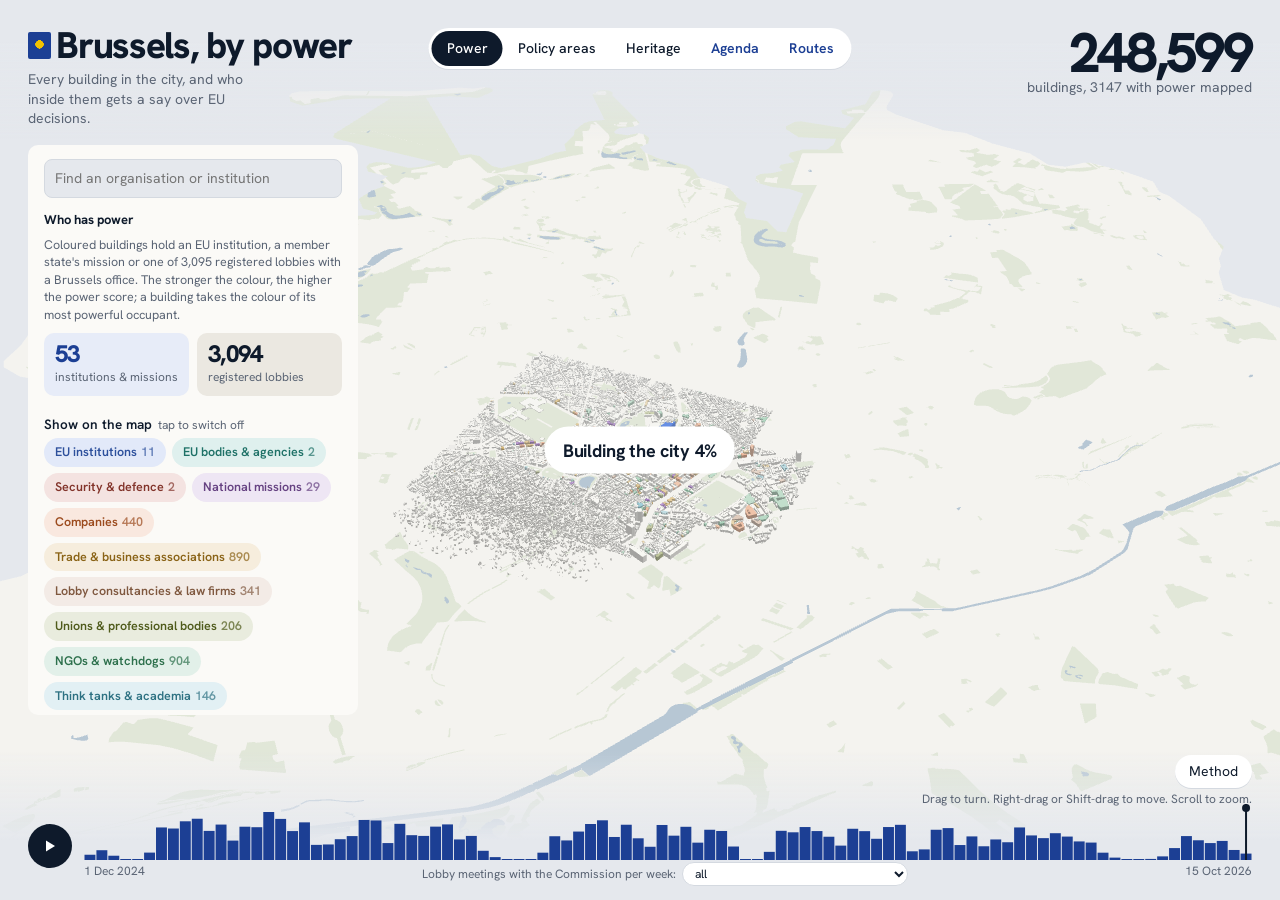
<file: bxl/web/index.html>
<!doctype html>
<html lang="en">
<head>
<meta charset="utf-8">
<meta name="viewport" content="width=device-width, initial-scale=1, viewport-fit=cover">
<title>Brussels, by power</title>
<meta name="description" content="Every building in Brussels, and the institutions, member states and lobbies inside them, scored by how much say they have over EU decisions.">
<link rel="preconnect" href="https://fonts.googleapis.com">
<link rel="preconnect" href="https://fonts.gstatic.com" crossorigin>
<link href="https://fonts.googleapis.com/css2?family=Hanken+Grotesk:wght@400;500;600;700;800&display=swap" rel="stylesheet">
<link rel="stylesheet" href="styles.css">
</head>
<body>
<canvas id="scene" aria-label="3D model of Brussels' buildings"></canvas>
<div class="veil veil-top" aria-hidden="true"></div>
<div class="veil veil-bottom" aria-hidden="true"></div>

<header class="masthead">
  <h1><span class="mark" aria-hidden="true"></span>Brussels, by power</h1>
  <p class="dek">Every building in the city, and who inside them gets a say over EU decisions.</p>
</header>

<nav class="modes" aria-label="Colour the city by">
  <button data-mode="0" aria-pressed="true">Power</button>
  <button data-mode="1" aria-pressed="false">Policy areas</button>
  <button data-mode="3" aria-pressed="false">Heritage</button>
  <a class="modes-link" href="agenda.html">Agenda</a>
  <button class="routes-open" aria-haspopup="dialog">Routes</button>
</nav>

<div class="corner">
  <button class="about-open" aria-haspopup="dialog">Method</button>
</div>

<div class="tally" aria-live="polite">
  <span id="tally-big" class="tally-big">&nbsp;</span>
  <span id="tally-small" class="tally-small">&nbsp;</span>
</div>

<aside id="panel" class="panel">
  <button class="sheet-handle" aria-expanded="true" aria-controls="panel-body">Hide legend</button>
  <div id="panel-body"></div>
</aside>

<div id="card" class="card" hidden></div>
<section id="route" class="route" hidden aria-live="polite"></section>
<section id="week" class="week" hidden aria-live="polite"></section>

<dialog id="about" class="sheet" aria-labelledby="about-title">
  <button class="sheet-close" aria-label="Close">×</button>
  <article id="about-body"></article>
</dialog>
<dialog id="routes" class="sheet" aria-labelledby="routes-title">
  <button class="sheet-close" aria-label="Close">×</button>
  <article id="routes-body"></article>
</dialog>

<p class="howto">Drag to turn. Right-drag or Shift-drag to move. Scroll to zoom.</p>

<footer class="timeline">
  <button id="play" class="play" aria-label="Play the Commission's term, week by week">
    <svg viewBox="0 0 16 16" aria-hidden="true"><path id="play-icon" d="M4 2.5v11l9-5.5z"/></svg>
  </button>
  <div class="hist-wrap">
    <canvas id="hist" aria-label="Lobby meetings per week; drag to set the date"></canvas>
    <div class="hist-axis"><span id="axis-from"></span><label class="tl-label">Lobby meetings with the Commission per week:
      <select id="tl-filter" aria-label="Filter meetings"></select></label><span id="axis-to"></span></div>
  </div>
</footer>

<div id="loading" class="loading">Building the city <span id="progress">0</span>%</div>
<script type="module" src="app.js"></script>
</body>
</html>
</file>
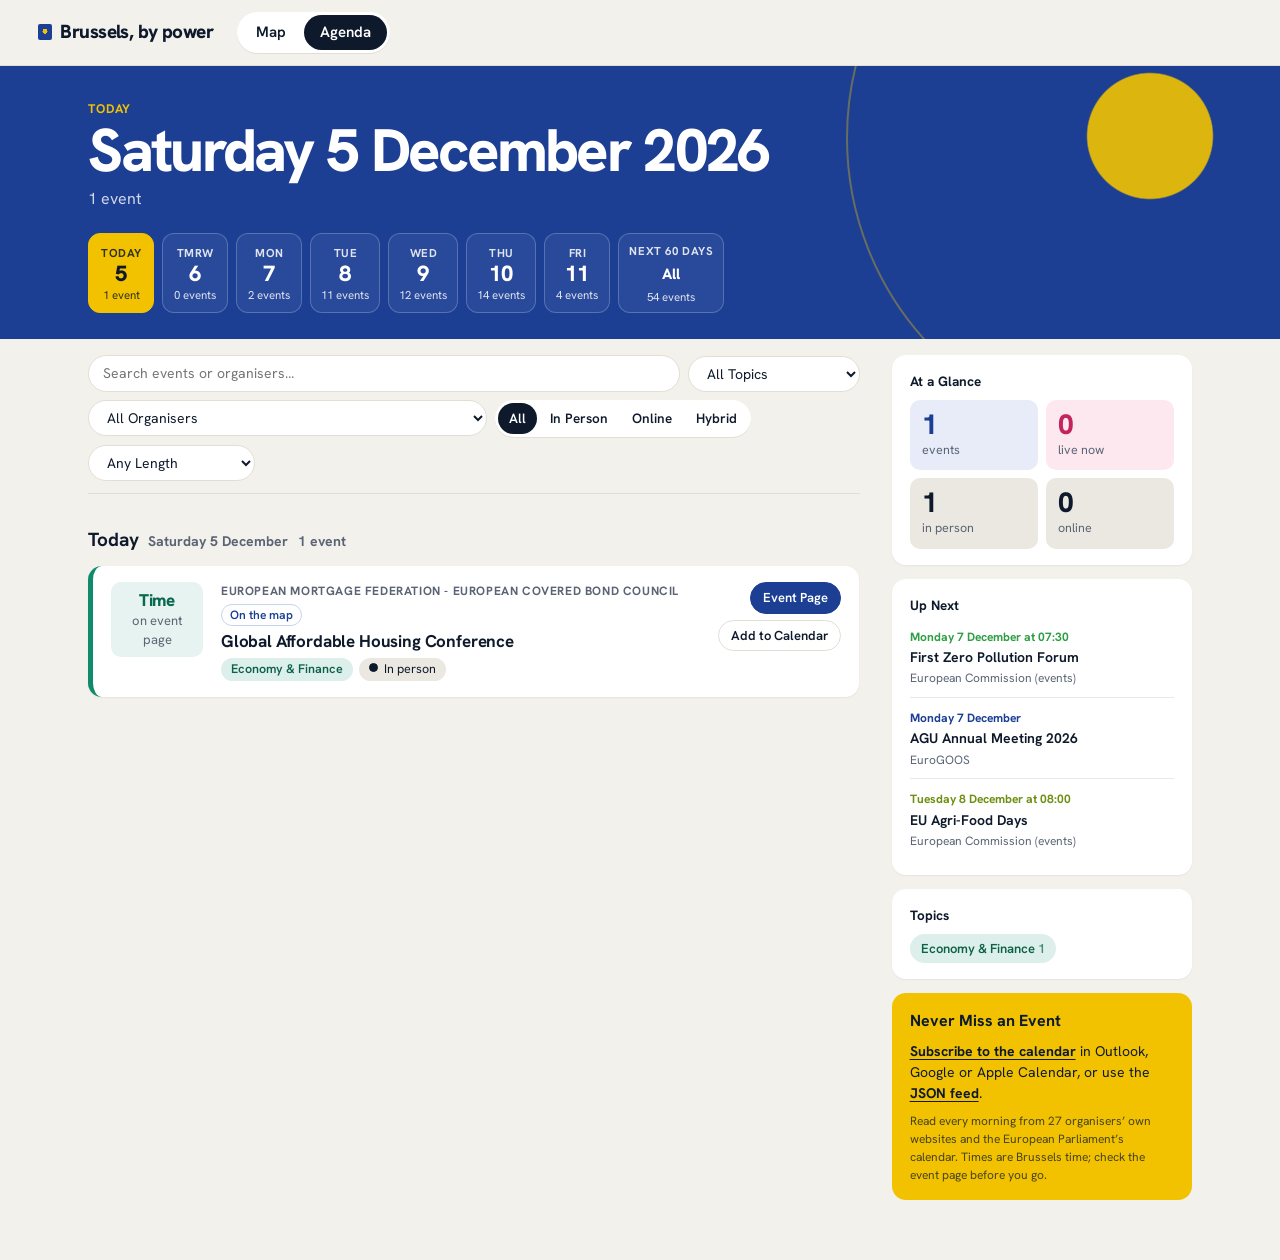
<file: bxl/web/agenda.html>
<!doctype html>
<html lang="en">
<head>
<meta charset="utf-8">
<meta name="viewport" content="width=device-width, initial-scale=1, viewport-fit=cover">
<title>Agenda – Brussels, by power</title>
<meta name="description" content="Today's EU policy events in Brussels, from think tanks, associations and the institutions, linked to who holds power in the city.">
<meta name="theme-color" content="#f4f5f7">
<link rel="preconnect" href="https://fonts.googleapis.com">
<link rel="preconnect" href="https://fonts.gstatic.com" crossorigin>
<link href="https://fonts.googleapis.com/css2?family=Hanken+Grotesk:wght@400;500;600;700;800&display=swap" rel="stylesheet">
<link rel="stylesheet" href="agenda.css">
</head>
<body>
<a class="skip" href="#events">Skip to events</a>
<header class="top">
  <a class="brand" href="./" translate="no"><span class="mark" aria-hidden="true"></span>Brussels, by power</a>
  <nav class="tabs" aria-label="Sections">
    <a href="./">Map</a>
    <a href="agenda.html" aria-current="page">Agenda</a>
  </nav>
</header>

<section class="hero" aria-live="polite">
  <div class="hero-in">
    <p class="eyebrow" id="eyebrow">Agenda</p>
    <h1 id="title">Loading the agenda…</h1>
    <p class="count" id="count"></p>
    <nav class="strip" id="strip" aria-label="Pick a day"></nav>
  </div>
</section>
<main class="wrap">
  <div class="layout">
    <div class="main">
      <form class="filters" id="filters" role="search" onsubmit="return false">
        <div class="seg" role="group" aria-label="When">
          <button type="button" data-k="day" data-v="today">Today</button>
          <button type="button" data-k="day" data-v="tomorrow">Tomorrow</button>
          <button type="button" data-k="day" data-v="week">This Week</button>
          <button type="button" data-k="day" data-v="all">All Upcoming</button>
        </div>
        <div class="row">
          <label class="search"><span class="sr">Search events</span>
            <input id="q" name="q" type="search" placeholder="Search events or organisers…" autocomplete="off" spellcheck="false">
          </label>
          <label><span class="sr">Topic</span><select id="topic" name="topic"><option value="all">All Topics</option></select></label>
          <label><span class="sr">Type of organiser</span><select id="group" name="group"><option value="all">All Organisers</option></select></label>
          <div class="seg small" role="group" aria-label="Format">
            <button type="button" data-k="format" data-v="all">All</button>
            <button type="button" data-k="format" data-v="In person">In Person</button>
            <button type="button" data-k="format" data-v="Online">Online</button>
            <button type="button" data-k="format" data-v="Hybrid">Hybrid</button>
          </div>
          <label><span class="sr">Length</span><select id="dur" name="dur">
            <option value="all">Any Length</option><option value="short">Up to 2 Hours</option><option value="long">Half Day or Longer</option>
          </select></label>
        </div>
      </form>

      <ol class="days" id="events" tabindex="-1"></ol>
    </div>

    <aside class="side" aria-label="Overview">
      <section class="box glance">
        <h2>At a Glance</h2>
        <div class="stats" id="stats"></div>
      </section>
      <section class="box">
        <h2>Up Next</h2>
        <ol class="next" id="next"></ol>
      </section>
      <section class="box">
        <h2>Topics</h2>
        <div class="tchips" id="topics"></div>
      </section>
      <section class="box sub">
        <h2>Never Miss an Event</h2>
        <p><a href="data/events.ics">Subscribe to the calendar</a> in Outlook, Google or Apple Calendar, or use the <a href="data/events.json">JSON feed</a>.</p>
        <p class="fine" id="sources">Read every morning from the organisers’ own websites and the European Parliament’s calendar. Times are Brussels time; check the event page before you go.</p>
      </section>
    </aside>
  </div>
</main>
<script type="module" src="agenda.js"></script>
</body>
</html>
</file>
<file: bxl/web/styles.css>
/* Brussels, by power: a white model of the city under a pale overcast sky.
   One loud colour, the deep blue of the Brussels flag; the iris yellow marks what you have selected. */
:root {
  --sky: #e5e8ed;
  --paper: #ffffff;
  --ink: #0e1a2b;
  --muted: #5a6474;
  --rule: #d4d9e0;
  --blue: #1c3f94;
  --iris: #f2c200;
  --gutter: clamp(14px, 2.2vw, 28px);
  font: 400 14px/1.5 "Hanken Grotesk", "Helvetica Neue", Arial, sans-serif;
}
* { box-sizing: border-box; }
html, body { margin: 0; height: 100%; background: var(--sky); color: var(--ink); overflow: hidden; }
button { font: inherit; color: inherit; }
:focus-visible { outline: 2px solid var(--blue); outline-offset: 2px; }
a { color: inherit; text-decoration-color: var(--blue); text-underline-offset: 3px; }

#scene { position: fixed; inset: 0; width: 100%; height: 100%; display: block; touch-action: none; }
.veil { position: fixed; left: 0; right: 0; pointer-events: none; }
.veil-top { top: 0; height: 140px; background: linear-gradient(var(--sky) 30%, rgba(229, 232, 237, 0)); }
.veil-bottom { bottom: 0; height: 150px; background: linear-gradient(rgba(229, 232, 237, 0), var(--sky) 60%); }

/* Masthead */
.masthead { position: fixed; top: calc(env(safe-area-inset-top, 0px) + var(--gutter)); left: var(--gutter); pointer-events: none; max-width: min(30vw, 420px); }
h1 { margin: 0; font-size: clamp(24px, 2.9vw, 46px); font-weight: 800; letter-spacing: -0.035em; line-height: .92; }
.mark { display: inline-block; width: .62em; height: .72em; margin-right: .14em; vertical-align: -.02em; border-radius: 2px;
  background: radial-gradient(circle at 50% 46%, var(--iris) 0 22%, transparent 23%), var(--blue); }
.dek { margin: 8px 0 0; color: var(--muted); max-width: 30ch; font-size: 14px; line-height: 1.4; }

/* Mode switch */
.modes { position: fixed; top: calc(env(safe-area-inset-top, 0px) + var(--gutter)); left: 50%; transform: translateX(-50%);
  display: flex; background: var(--paper); border-radius: 999px; padding: 3px; box-shadow: 0 1px 0 var(--rule); z-index: 3; }
.modes button { border: 0; background: none; padding: 7px 15px; border-radius: 999px; cursor: pointer; font-weight: 500; white-space: nowrap; }
.modes button:hover { background: var(--sky); }
.modes button[aria-pressed="true"] { background: var(--ink); color: var(--paper); }
.modes .routes-open { color: var(--blue); font-weight: 600; }

.corner { position: fixed; right: var(--gutter); bottom: calc(env(safe-area-inset-bottom, 0px) + 112px); z-index: 2; }
.corner button { border: 0; background: var(--paper); border-radius: 999px; padding: 6px 14px; cursor: pointer; box-shadow: 0 1px 0 var(--rule); }
.corner button:hover { background: var(--ink); color: var(--paper); }

.tally { position: fixed; top: calc(env(safe-area-inset-top, 0px) + var(--gutter)); right: var(--gutter); text-align: right; pointer-events: none; }
.tally-big { display: block; font-size: clamp(34px, 4.4vw, 56px); font-weight: 800; letter-spacing: -0.04em; line-height: .88; font-variant-numeric: tabular-nums; }
.tally-small { color: var(--muted); }

/* Context panel */
.panel { position: fixed; left: var(--gutter); top: calc(env(safe-area-inset-top, 0px) + var(--gutter) + 112px);
  width: min(330px, calc(100vw - 2 * var(--gutter))); max-height: calc(100vh - 330px); overflow-y: auto;
  background: var(--paper); border-radius: 10px; padding: 14px 16px; z-index: 2; overscroll-behavior: contain; }
.sheet-handle { display: none; }
.panel h2 { margin: 0 0 6px; font-size: 13px; font-weight: 700; }
.panel h2.section { margin: 16px 0 4px; color: var(--muted); font-weight: 600; }
.panel p.hint { margin: 0 0 8px; color: var(--muted); font-size: 12.5px; line-height: 1.4; }
.legend { list-style: none; margin: 0; padding: 0; }
.legend li { margin: 0; }
.legend button { width: 100%; display: grid; grid-template-columns: 14px 1fr auto; gap: 9px; align-items: center; text-align: left;
  border: 0; background: none; padding: 5px 6px; margin: 0 -6px; border-radius: 6px; cursor: pointer; }
.legend button:hover { background: var(--sky); }
.legend button[aria-pressed="false"] { color: var(--muted); }
.legend button[aria-pressed="false"] .sw { background: transparent !important; box-shadow: inset 0 0 0 1.5px var(--rule); }
.sw { width: 12px; height: 12px; border-radius: 3px; }
.n { color: var(--muted); font-variant-numeric: tabular-nums; font-size: 12.5px; }
.rank { list-style: none; margin: 0; padding: 0; counter-reset: r; }
.rank button { width: 100%; display: grid; grid-template-columns: 22px 1fr 34px; gap: 8px; align-items: center; text-align: left;
  border: 0; background: none; padding: 5px 6px; margin: 0 -6px; border-radius: 6px; cursor: pointer; }
.rank button:hover, .rank button.on { background: var(--sky); }
.rank .pos { color: var(--muted); font-size: 12px; font-variant-numeric: tabular-nums; }
.rank .nm { min-width: 0; }
.rank .nm b { display: block; font-weight: 600; white-space: nowrap; overflow: hidden; text-overflow: ellipsis; }
.rank .bar { display: block; height: 3px; border-radius: 2px; background: var(--rule); margin-top: 4px; overflow: hidden; }
.rank .bar i { display: block; height: 100%; }
.rank .val { text-align: right; font-weight: 800; font-variant-numeric: tabular-nums; }
.sectors { display: flex; flex-wrap: wrap; gap: 5px; margin: 4px 0 6px; }
.sectors button { border: 1px solid var(--rule); background: none; border-radius: 999px; padding: 4px 10px; cursor: pointer; font-size: 12.5px; }
.sectors button:hover { border-color: var(--ink); }
.sectors button[aria-pressed="true"] { background: var(--ink); border-color: var(--ink); color: var(--paper); }
.ramp { height: 10px; border-radius: 3px; margin: 6px 0 2px; }
.ramp-labels { display: flex; justify-content: space-between; color: var(--muted); font-size: 12px; }

/* Card: follows the pointer on hover, pins on click */
.card { position: fixed; z-index: 5; width: 310px; max-height: calc(100vh - 40px); overflow-y: auto; background: var(--paper);
  border-radius: 10px; padding: 0; box-shadow: 0 10px 30px rgba(14, 26, 43, .16); pointer-events: none; }
.card .body { padding: 12px 16px 14px; }
.card.pinned { pointer-events: auto; width: 350px; max-height: calc(100vh - 250px); }
.card.pinned .body { padding: 14px 18px 18px; }
.card-close { position: absolute; z-index: 1; background: rgba(255,255,255,.85) !important; top: 8px; right: 8px; border: 0; background: none; font-size: 20px; line-height: 1; cursor: pointer; color: var(--muted); padding: 4px 8px; border-radius: 6px; }
.card-close:hover { background: var(--sky); color: var(--ink); }
.card .kind { display: flex; align-items: center; gap: 7px; color: var(--muted); font-size: 12.5px; }
.card h3 { margin: 4px 0 2px; font-size: 18px; line-height: 1.15; letter-spacing: -0.01em; padding-right: 22px; }
.card .addr { color: var(--muted); font-size: 12.5px; }
.score { display: flex; align-items: baseline; gap: 10px; margin: 10px 0 4px; }
.score b { font-size: 40px; font-weight: 800; letter-spacing: -0.04em; line-height: .9; }
.score span { color: var(--muted); font-size: 12.5px; line-height: 1.3; }
.card p { margin: 8px 0 0; line-height: 1.45; }
.card .why { color: var(--muted); font-size: 13px; }
.card .more { color: var(--muted); font-size: 12px; margin-top: 8px; }
.others { margin: 10px 0 0; padding: 8px 0 0; border-top: 1px solid var(--rule); font-size: 12.5px; }
.others button { border: 0; background: none; padding: 2px 0; cursor: pointer; text-align: left; text-decoration: underline; text-decoration-color: var(--rule); text-underline-offset: 3px; }
.others button:hover { text-decoration-color: var(--blue); }
.metrics { list-style: none; padding: 0; margin: 10px 0 0; }
.metrics li { display: grid; grid-template-columns: 1fr auto; gap: 2px 10px; padding: 6px 0; border-top: 1px solid var(--rule); font-size: 12.5px; }
.metrics li b { font-variant-numeric: tabular-nums; }
.metrics .bar { grid-column: 1 / -1; height: 3px; background: var(--rule); border-radius: 2px; overflow: hidden; }
.metrics .bar i { display: block; height: 100%; background: var(--blue); }
.chips { display: flex; flex-wrap: wrap; gap: 4px; margin-top: 6px; }
.chips span { border: 1px solid var(--rule); border-radius: 999px; padding: 2px 8px; font-size: 12px; }
.card h4 { margin: 12px 0 2px; font-size: 12.5px; color: var(--muted); font-weight: 600; }
.links { display: flex; flex-wrap: wrap; gap: 6px; margin-top: 12px; }
.links a { border: 1px solid var(--rule); border-radius: 999px; padding: 4px 10px; font-size: 12.5px; text-decoration: none; }
.links a:hover { border-color: var(--ink); }
.wiki { color: var(--muted); font-size: 13px; }

/* Route panel: steps of a guided walk */
.route { position: fixed; right: var(--gutter); top: calc(env(safe-area-inset-top, 0px) + var(--gutter) + 92px); z-index: 4;
  width: min(330px, calc(100vw - 2 * var(--gutter))); background: var(--paper); border-radius: 10px; padding: 14px 16px; }
.route h2 { margin: 0 0 4px; font-size: 16px; }
.route .step-n { color: var(--muted); font-size: 12.5px; }
.route p { margin: 6px 0 10px; line-height: 1.45; }
.route .nav { display: flex; gap: 6px; }
.route .nav button { border: 1px solid var(--rule); background: none; border-radius: 999px; padding: 5px 12px; cursor: pointer; }
.route .nav button:hover:not(:disabled) { border-color: var(--ink); }
.route .nav button.primary { background: var(--ink); color: var(--paper); border-color: var(--ink); }
.route .nav button:disabled { opacity: .4; cursor: default; }
.route .nav .end { margin-left: auto; }

/* Dialogs */
.sheet { border: 0; border-radius: 12px; padding: 26px 28px; width: min(620px, calc(100vw - 32px)); max-height: calc(100vh - 60px); color: var(--ink); }
.sheet::backdrop { background: rgba(14, 26, 43, .35); }
.sheet h2 { margin: 0 0 10px; font-size: 26px; letter-spacing: -0.03em; }
.sheet h3 { margin: 18px 0 4px; font-size: 14px; }
.sheet p, .sheet li { line-height: 1.55; max-width: 64ch; }
.sheet table { border-collapse: collapse; width: 100%; font-size: 13px; }
.sheet td { border-top: 1px solid var(--rule); padding: 5px 4px; }
.sheet td:last-child { text-align: right; font-variant-numeric: tabular-nums; }
.sheet-close { position: absolute; top: 10px; right: 12px; border: 0; background: none; font-size: 24px; cursor: pointer; color: var(--muted); }
.route-card { display: block; width: 100%; text-align: left; border: 1px solid var(--rule); background: none; border-radius: 10px; padding: 12px 14px; margin: 0 0 8px; cursor: pointer; }
.route-card:hover { border-color: var(--ink); }
.route-card b { display: block; font-size: 15px; }
.route-card span { color: var(--muted); }

.howto { position: fixed; right: var(--gutter); bottom: calc(env(safe-area-inset-bottom, 0px) + 92px); margin: 0; color: var(--muted); font-size: 12px; pointer-events: none; }

/* Timeline: weekly lobby meetings, scrub or play the term */
.timeline { position: fixed; left: var(--gutter); right: var(--gutter); bottom: calc(env(safe-area-inset-bottom, 0px) + 14px);
  display: flex; gap: 12px; align-items: flex-end; z-index: 2; }
.play { flex: none; width: 44px; height: 44px; border-radius: 50%; border: 0; background: var(--ink); color: var(--paper); cursor: pointer; display: grid; place-items: center; margin-bottom: 18px; }
.play:hover { background: var(--blue); }
.play svg { width: 16px; height: 16px; fill: currentColor; }
.hist-wrap { flex: 1; min-width: 0; }
#hist { display: block; width: 100%; height: 56px; cursor: ew-resize; touch-action: none; }
.hist-axis { display: flex; justify-content: space-between; color: var(--muted); font-size: 12px; margin-top: 2px; }

.loading { position: fixed; left: 50%; top: 50%; transform: translate(-50%, -50%); font-weight: 700; font-size: 18px; letter-spacing: -0.01em;
  background: var(--paper); padding: 10px 18px; border-radius: 999px; font-variant-numeric: tabular-nums; }
.loading[hidden] { display: none; }

@media (max-width: 760px) {
  .masthead { max-width: 60vw; }
  h1 { font-size: 26px; }
  .dek, .howto, .corner { display: none; }
  .modes { top: auto; bottom: calc(env(safe-area-inset-bottom, 0px) + 96px); max-width: calc(100vw - 24px); overflow-x: auto; }
  .tally-big { font-size: 28px; }
  .panel { top: auto; bottom: calc(env(safe-area-inset-bottom, 0px) + 146px); max-height: 38vh; padding-top: 6px; }
  .panel.collapsed #panel-body { display: none; }
  .sheet-handle { display: block; width: 100%; border: 0; background: none; color: var(--muted); font-size: 12.5px; padding: 4px 0 8px; cursor: pointer; }
  .card.pinned { left: 8px !important; right: 8px; top: auto !important; bottom: calc(env(safe-area-inset-bottom, 0px) + 96px); width: auto; max-height: 55vh; }
  .route { top: auto; bottom: calc(env(safe-area-inset-bottom, 0px) + 146px); left: 12px; right: 12px; width: auto; }
}
@media (prefers-reduced-motion: reduce) { * { transition: none !important; } }

/* Card: photo, year, layers, facts */
.photo { margin: 0; }
.photo img { display: block; width: 100%; aspect-ratio: 4 / 3; object-fit: cover; background: var(--sky); }
.photo figcaption { padding: 6px 16px 0; color: var(--muted); font-size: 11.5px; }
.photo figcaption a { text-decoration: none; }
.card .year { display: flex; align-items: baseline; gap: 10px; margin: 6px 0 2px; }
.card .year b { font-size: 40px; font-weight: 800; letter-spacing: -0.04em; line-height: .9; font-variant-numeric: tabular-nums; }
.card .year span { color: var(--muted); display: flex; align-items: center; gap: 6px; font-size: 13px; }
.card .year .sw { display: inline-block; flex: none; }
.inlayers { list-style: none; margin: 4px 0 0; padding: 0; }
.inlayers li { display: flex; align-items: baseline; gap: 8px; padding: 2px 0; font-size: 13px; color: var(--muted); }
.inlayers li b { color: var(--ink); font-weight: 650; }
.inlayers .sw { flex: none; transform: translateY(1px); }
.facts { display: grid; grid-template-columns: auto 1fr; gap: 4px 14px; margin: 10px 0 0; padding-top: 8px; border-top: 1px solid var(--rule); font-size: 13px; }
.facts dt { color: var(--muted); }
.facts dd { margin: 0; text-align: right; }
.card .more { border-top: 1px solid var(--rule); padding-top: 8px; }

/* Search */
.search { width: 100%; padding: 8px 10px; border: 1px solid var(--rule); border-radius: 8px; font: inherit; background: var(--sky); color: var(--ink); }
.search:focus { outline: 2px solid var(--blue); outline-offset: 0; background: var(--paper); }
#found:empty { display: none; }
#found { margin-top: 6px; }
#found .nm .n { display: block; white-space: nowrap; overflow: hidden; text-overflow: ellipsis; }
.back-link { border: 0; background: none; padding: 0 0 8px; cursor: pointer; color: var(--blue); font-weight: 600; }

/* Photo tag, as on a museum label */
.ph { position: relative; }
.ph .tag { position: absolute; left: 12px; bottom: 10px; background: var(--ink); color: var(--paper); font-weight: 700; font-size: 12px; padding: 3px 8px; border-radius: 5px; }

/* Card: clickable chips, occupants, meetings */
.chip { border: 1px solid var(--rule); background: none; border-radius: 999px; padding: 3px 9px; font-size: 12px; cursor: pointer; text-align: left; }
.chip:hover { border-color: var(--blue); color: var(--blue); }
.card h4 .n, .week h4 .n { font-weight: 400; }
.occupants { list-style: none; margin: 4px 0 0; padding: 0; }
.occupants.folded li:nth-child(n + 9) { display: none; }
.occupants button { width: 100%; display: grid; grid-template-columns: 12px 1fr auto; gap: 8px; align-items: center; border: 0; background: none;
  padding: 4px 6px; margin: 0 -6px; border-radius: 6px; cursor: pointer; text-align: left; font-size: 13px; }
.occupants button:hover { background: var(--sky); }
.occupants li.on button { background: var(--sky); font-weight: 650; }
.occupants .nm { min-width: 0; white-space: nowrap; overflow: hidden; text-overflow: ellipsis; }
.occupants b { font-variant-numeric: tabular-nums; }
.show-all { border: 0; background: none; color: var(--blue); cursor: pointer; padding: 4px 0; font-weight: 600; }
.meets { list-style: none; margin: 4px 0 0; padding: 0; font-size: 13px; }
.meets li { padding: 6px 0; border-top: 1px solid var(--rule); line-height: 1.4; }
.meets .n { font-size: 12px; }

/* Timeline filter and week details */
.tl-label { display: flex; align-items: center; gap: 6px; }
.tl-label select { font: inherit; font-size: 12px; border: 1px solid var(--rule); border-radius: 999px; padding: 2px 8px; background: var(--paper); color: var(--ink); max-width: 230px; }
.week { position: fixed; z-index: 6; left: calc(var(--gutter) + 56px); bottom: calc(env(safe-area-inset-bottom, 0px) + 100px);
  width: min(560px, calc(100vw - 2 * var(--gutter))); max-height: min(62vh, 620px); overflow-y: auto; background: var(--paper);
  border-radius: 10px; padding: 14px 18px 16px; box-shadow: 0 10px 30px rgba(14, 26, 43, .18); }
.week h3 { margin: 2px 0 4px; font-size: 22px; letter-spacing: -0.02em; }
.week h4 { margin: 12px 0 4px; font-size: 12.5px; color: var(--muted); font-weight: 600; }
.wcols { display: grid; grid-template-columns: 1fr 1fr; gap: 0 18px; }
.wbars { list-style: none; margin: 0; padding: 0; font-size: 12.5px; }
.wbars li { display: grid; grid-template-columns: 1fr auto; gap: 2px 8px; padding: 3px 0; }
.wbars .bar { grid-column: 1 / -1; height: 3px; background: var(--rule); border-radius: 2px; overflow: hidden; }
.wbars .bar i { display: block; height: 100%; }
.wlist { margin: 0; padding-left: 18px; font-size: 13px; columns: 2; column-gap: 18px; }
.wlist li { break-inside: avoid; padding: 1px 0; }
.wlist button { border: 0; background: none; padding: 0; cursor: pointer; text-decoration: underline; text-decoration-color: var(--rule); text-underline-offset: 3px; text-align: left; font-size: 13px; }
.wlist button:hover { text-decoration-color: var(--blue); }
@media (max-width: 760px) {
  .week { left: 8px; right: 8px; width: auto; bottom: calc(env(safe-area-inset-bottom, 0px) + 140px); }
  .wcols { grid-template-columns: 1fr; }
  .wlist { columns: 1; }
  .tl-label { font-size: 0; } .tl-label select { font-size: 12px; }
}

/* Agenda */
.panel.wide { width: min(420px, calc(100vw - 2 * var(--gutter))); }
.chip.on { background: var(--ink); color: var(--paper); border-color: var(--ink); }
.ag-row { display: flex; flex-wrap: wrap; gap: 5px; align-items: center; margin: 0 0 6px; }
.ag-row select { font: inherit; font-size: 12.5px; border: 1px solid var(--rule); border-radius: 999px; padding: 3px 8px; background: var(--paper); color: var(--ink); }
.ag-list { list-style: none; margin: 8px 0 0; padding: 0; }
.ag-day { margin: 14px 0 2px; font-weight: 700; font-size: 12.5px; color: var(--muted); }
.ag-item { padding: 10px 0; border-top: 1px solid var(--rule); }
.ag-org { display: flex; align-items: center; gap: 8px; font-size: 11.5px; font-weight: 700; letter-spacing: .04em; text-transform: uppercase; color: var(--muted); }
.ag-org button { border: 0; background: none; padding: 0; font: inherit; color: var(--blue); cursor: pointer; text-transform: inherit; letter-spacing: inherit; text-align: left; }
.ag-org button:hover { text-decoration: underline; }
.live { background: #d6336c; color: #fff; border-radius: 4px; padding: 1px 6px; font-size: 10.5px; letter-spacing: 0; text-transform: none; }
.ag-title { display: block; margin: 3px 0 4px; font-weight: 650; line-height: 1.3; text-decoration: none; color: var(--ink); }
.ag-title:hover { text-decoration: underline; text-decoration-color: var(--blue); }
.ag-meta { display: flex; flex-wrap: wrap; gap: 4px 12px; color: var(--muted); font-size: 12.5px; }
.fmt::before { content: ""; display: inline-block; width: 7px; height: 7px; border-radius: 50%; margin-right: 5px; vertical-align: 1px; border: 1.5px solid currentColor; }
.fmt-inperson::before { background: currentColor; }
.fmt-hybrid::before { background: linear-gradient(90deg, currentColor 50%, transparent 50%); }

/* Agenda link in the mode switch */
.modes .modes-link { padding: 7px 15px; border-radius: 999px; font-weight: 600; text-decoration: none; color: var(--blue); white-space: nowrap; }
.modes .modes-link:hover { background: var(--sky); }

/* Lobby meetings: summary, ordered timeline, ranked lists */
.sec-h { margin: 18px 0 6px !important; padding-top: 12px; border-top: 1px solid var(--rule); font-size: 13.5px !important; color: var(--ink) !important; font-weight: 700 !important; }
.meet-sec h4:not(.sec-h) { margin: 14px 0 4px; }
.meet-sum { display: grid; grid-template-columns: repeat(3, 1fr); gap: 8px; }
.meet-sum div { background: var(--sky); border-radius: 8px; padding: 8px 10px; }
.meet-sum b { display: block; font-size: 22px; font-weight: 800; letter-spacing: -0.03em; font-variant-numeric: tabular-nums; line-height: 1.1; }
.meet-sum span { color: var(--muted); font-size: 11.5px; line-height: 1.25; display: block; }
.mtl { list-style: none; margin: 4px 0 0; padding: 0; }
.mtl.folded .extra { display: none; }
.mt { display: grid; grid-template-columns: 52px minmax(0, 1fr); gap: 10px; padding: 9px 0; border-top: 1px solid var(--rule); }
.mt:first-child { border-top: 0; }
.mt-date { text-align: center; background: var(--sky); border-radius: 8px; padding: 5px 0 6px; align-self: start; font-variant-numeric: tabular-nums; }
.mt-date b { display: block; font-size: 19px; font-weight: 800; line-height: 1; }
.mt-date span { display: block; color: var(--muted); font-size: 10.5px; line-height: 1.25; margin-top: 2px; }
.mt-body { min-width: 0; }
.mt-org { font-weight: 700; font-size: 13px; }
.mt-who { border: 0; background: none; padding: 0; font: inherit; font-weight: 650; font-size: 13px; color: var(--ink); text-align: left; cursor: pointer; text-decoration: underline; text-decoration-color: var(--rule); text-underline-offset: 3px; }
.mt-who:hover { text-decoration-color: var(--blue); color: var(--blue); }
.mt-level { display: inline-block; margin-left: 6px; font-size: 11px; color: var(--muted); border: 1px solid var(--rule); border-radius: 999px; padding: 0 6px; vertical-align: 1px; }
.mt-subj { margin: 3px 0 0 !important; font-size: 13px; line-height: 1.4; display: -webkit-box; -webkit-line-clamp: 3; -webkit-box-orient: vertical; overflow: hidden; }
.mt-subj:hover { -webkit-line-clamp: unset; }
.rk { list-style: none; margin: 0; padding: 0; }
.rk li > button, .rk li > div { width: 100%; display: grid; grid-template-columns: minmax(0, 1fr) auto; gap: 3px 10px; border: 0; background: none; padding: 5px 6px; margin: 0 -6px; border-radius: 6px; text-align: left; font-size: 13px; }
.rk li > button { cursor: pointer; }
.rk li > button:hover { background: var(--sky); }
.rk .rk-n { min-width: 0; overflow: hidden; text-overflow: ellipsis; white-space: nowrap; }
.rk b { font-variant-numeric: tabular-nums; }
.rk .bar { grid-column: 1 / -1; height: 3px; border-radius: 2px; background: var(--rule); overflow: hidden; }
.rk .bar i { display: block; height: 100%; }
.wsum { margin: 4px 0 6px; color: var(--muted); font-size: 13.5px; }
.wsum b { color: var(--ink); }
.wday { margin: 12px 0 2px; font-weight: 700; font-size: 12.5px; color: var(--muted); }
.week { width: min(640px, calc(100vw - 2 * var(--gutter))); }

/* ---------- Agenda-style panel and meetings (chips, badges, tiles; no progress bars) ---------- */
:root { --warm: #f3f1ec; --warm2: #ebe8e1; }
.panel { background: #fbfaf7; }
.panel h2.section { display: flex; gap: 6px; align-items: baseline; margin-top: 18px; color: var(--ink); font-size: 13.5px; }
.panel h2.section .n { font-weight: 400; color: var(--muted); font-size: 12px; }
.ptiles { display: grid; grid-template-columns: 1fr 1fr; gap: 8px; margin: 10px 0 2px; }
.ptile { background: #e7ecf8; border-radius: 10px; padding: 9px 11px; }
.ptile:last-child { background: var(--warm2); }
.ptile b { display: block; font-size: 24px; font-weight: 800; letter-spacing: -0.03em; line-height: 1; color: var(--blue); font-variant-numeric: tabular-nums; }
.ptile:last-child b { color: var(--ink); }
.ptile span { font-size: 12px; color: var(--muted); }
.lchips { display: flex; flex-wrap: wrap; gap: 6px; }
.lchips button { border: 0; border-radius: 999px; padding: 5px 11px; font-size: 12.5px; font-weight: 600; cursor: pointer;
  background: color-mix(in srgb, var(--tc) 15%, white); color: color-mix(in srgb, var(--tc) 72%, black); transition: background-color .15s, color .15s, box-shadow .15s; }
.lchips button:hover { background: color-mix(in srgb, var(--tc) 26%, white); }
.lchips button[aria-pressed="false"] { background: none; color: var(--muted); box-shadow: inset 0 0 0 1px var(--rule); text-decoration: line-through; text-decoration-color: color-mix(in srgb, var(--muted) 50%, transparent); }
.lchips .n { color: inherit; opacity: .7; margin-left: 4px; font-variant-numeric: tabular-nums; }

.prl { list-style: none; margin: 4px 0 0; padding: 0; display: grid; gap: 6px; }
.pr { width: 100%; display: grid; grid-template-columns: 22px minmax(0, 1fr) auto; gap: 10px; align-items: center; text-align: left; cursor: pointer;
  background: #fff; border: 0; border-left: 4px solid var(--tc); border-radius: 10px; padding: 8px 10px; box-shadow: 0 1px 2px rgba(14, 26, 43, .07);
  transition: transform .15s, box-shadow .15s; }
.pr:hover { transform: translateY(-1px); box-shadow: 0 5px 14px rgba(14, 26, 43, .1); }
.pr-rank { color: var(--muted); font-size: 12px; font-weight: 700; font-variant-numeric: tabular-nums; text-align: center; }
.pr-nm { min-width: 0; }
.pr-nm b { display: block; font-weight: 650; white-space: nowrap; overflow: hidden; text-overflow: ellipsis; }
.pr-nm span { display: block; font-size: 11.5px; color: var(--muted); white-space: nowrap; overflow: hidden; text-overflow: ellipsis; }
.pr-score { min-width: 40px; text-align: center; font-weight: 800; font-size: 16px; font-variant-numeric: tabular-nums; border-radius: 8px; padding: 4px 6px;
  background: color-mix(in srgb, var(--tc) 13%, white); color: color-mix(in srgb, var(--tc) 75%, black); }
#found .rank button, #found button { border-radius: 8px; }

.rkl { list-style: none; margin: 4px 0 0; padding: 0; counter-reset: none; }
.rkr { width: 100%; display: grid; grid-template-columns: 20px minmax(0, 1fr) auto; gap: 8px; align-items: center; border: 0; background: none;
  text-align: left; font-size: 13px; padding: 6px 6px; margin: 0 -6px; border-radius: 8px; border-bottom: 1px solid var(--warm2); }
.rkl li:last-child .rkr { border-bottom: 0; }
button.rkr { cursor: pointer; transition: background-color .15s; }
button.rkr:hover { background: var(--warm); }
.rk-i { color: var(--muted); font-size: 11.5px; font-weight: 700; text-align: center; font-variant-numeric: tabular-nums; }
.rk-n { min-width: 0; white-space: nowrap; overflow: hidden; text-overflow: ellipsis; }
.rk-c { min-width: 30px; text-align: center; font-weight: 750; font-size: 12.5px; font-variant-numeric: tabular-nums; border-radius: 999px; padding: 2px 8px;
  background: color-mix(in srgb, var(--tc) 13%, white); color: color-mix(in srgb, var(--tc) 75%, black); }
.cchips { display: flex; flex-wrap: wrap; gap: 6px; }
.cchips span { border-radius: 999px; padding: 4px 10px; font-size: 12.5px; font-weight: 600;
  background: color-mix(in srgb, var(--tc) 14%, white); color: color-mix(in srgb, var(--tc) 72%, black); }
.cchips b { margin-left: 6px; font-variant-numeric: tabular-nums; }

/* Week popup: header band in Brussels blue */
.week { padding: 0; background: #fbfaf7; overflow-x: hidden; }
.wk-head { background: var(--blue); color: #fff; padding: 16px 20px 16px; position: relative; overflow: hidden; }
.wk-head::after { content: ""; position: absolute; right: 40px; top: -120px; width: 180px; height: 180px; border-radius: 50%;
  background: radial-gradient(circle, var(--iris) 0 22%, transparent 23%); opacity: .85; pointer-events: none; }
.wk-eyebrow { margin: 0; color: var(--iris); font-size: 12px; font-weight: 700; letter-spacing: .05em; text-transform: uppercase; position: relative; }
.week .wk-head h3 { margin: 4px 0 12px; font-size: 28px; color: #fff; position: relative; }
.week .wk-head h3 .n { color: rgba(255, 255, 255, .75); }
.wk-tiles { display: grid; grid-template-columns: repeat(auto-fit, minmax(140px, 1fr)); gap: 8px; position: relative; }
.wk-tiles div { background: rgba(255, 255, 255, .1); border: 1px solid rgba(255, 255, 255, .18); border-radius: 10px; padding: 8px 10px; min-width: 0; }
.wk-tiles span { display: block; font-size: 11px; font-weight: 700; letter-spacing: .04em; text-transform: uppercase; opacity: .75; }
.wk-tiles b { display: block; font-size: 14.5px; line-height: 1.25; margin: 2px 0 1px; white-space: nowrap; overflow: hidden; text-overflow: ellipsis; }
.wk-tiles em { font-style: normal; font-size: 12px; opacity: .8; }
.wk-body { padding: 4px 20px 18px; }
.wk-body h4 { color: var(--ink) !important; font-size: 13px !important; font-weight: 700 !important; margin: 16px 0 6px !important; }
.wk-body h4 .n { color: var(--muted); font-weight: 400; }
.wk-body .wcols { gap: 0 22px; }
.card-close.on-dark { color: #fff; background: rgba(255, 255, 255, .15) !important; z-index: 2; }
.card-close.on-dark:hover { background: rgba(255, 255, 255, .28) !important; color: #fff; }

/* Meeting rows: agenda-style cards with a coloured edge */
.mt { background: #fff; border: 0; border-left: 4px solid var(--blue); border-radius: 10px; padding: 9px 10px; margin-top: 6px; box-shadow: 0 1px 2px rgba(14, 26, 43, .06); }
.mt:first-child { margin-top: 4px; }
.mt-date { background: #e7ecf8; color: var(--blue); }
.mt-date span { color: color-mix(in srgb, var(--blue) 70%, white); }
.wday { color: var(--ink); font-size: 13px; margin-top: 14px; }
.meet-sum div { background: var(--warm); }
.meet-sum div:first-child { background: #e7ecf8; }
.meet-sum div:first-child b { color: var(--blue); }
.sec-h { border-top-color: var(--warm2); }
</file>
<file: bxl/web/agenda.css>
/* Agenda: the map's palette and type, set as a calm editorial list. */
:root {
  --bg: #f4f5f7; --paper: #fff; --ink: #0e1a2b; --muted: #5a6474; --rule: #dde1e7; --soft: #eceef2;
  --blue: #1c3f94; --iris: #f2c200; --live: #c2255c;
  --gutter: clamp(16px, 3vw, 40px);
  color-scheme: light;
  font: 400 15px/1.5 "Hanken Grotesk", "Helvetica Neue", Arial, sans-serif;
  -webkit-text-size-adjust: 100%;
}
* { box-sizing: border-box; }
html { scroll-padding-top: 150px; }
@media (pointer: fine) { html { overscroll-behavior: none; } }
body { margin: 0; background: var(--bg); color: var(--ink); -webkit-tap-highlight-color: transparent; touch-action: manipulation; }
a { color: inherit; text-underline-offset: 3px; text-decoration-color: var(--rule); }
a:hover { text-decoration-color: var(--blue); }
button, input, select { font: inherit; color: inherit; }
:focus-visible { outline: 2px solid var(--blue); outline-offset: 2px; border-radius: 4px; }
.sr { position: absolute; width: 1px; height: 1px; overflow: hidden; clip: rect(0 0 0 0); white-space: nowrap; }
.skip { position: absolute; left: 12px; top: -40px; background: var(--ink); color: var(--paper); padding: 6px 12px; border-radius: 6px; z-index: 10; }
.skip:focus { top: 12px; }

/* Top bar */
.top { position: sticky; top: 0; z-index: 5; display: flex; align-items: center; gap: 24px; padding: calc(env(safe-area-inset-top, 0px) + 12px) var(--gutter) 12px;
  background: rgba(244, 245, 247, .92); backdrop-filter: blur(8px); border-bottom: 1px solid var(--rule); }
.brand { display: flex; align-items: center; gap: 8px; font-weight: 800; font-size: 19px; letter-spacing: -0.03em; text-decoration: none; }
.mark { width: 14px; height: 16px; border-radius: 2px; background: radial-gradient(circle at 50% 46%, var(--iris) 0 22%, transparent 23%), var(--blue); }
.tabs { display: flex; gap: 2px; background: var(--paper); border-radius: 999px; padding: 3px; box-shadow: 0 1px 0 var(--rule); }
.tabs a { padding: 6px 16px; border-radius: 999px; text-decoration: none; font-weight: 600; transition: background-color .15s, color .15s; }
.tabs a:hover { background: var(--soft); }
.tabs a[aria-current="page"] { background: var(--ink); color: var(--paper); }

.wrap { max-width: 1180px; margin: 0 auto; padding: 0 var(--gutter) calc(env(safe-area-inset-bottom, 0px) + 60px); }
.hero { padding: 36px 0 18px; }
.eyebrow { margin: 0; color: var(--blue); font-weight: 700; letter-spacing: .06em; text-transform: uppercase; font-size: 12.5px; }
.hero h1 { margin: 4px 0 2px; font-size: clamp(34px, 5vw, 60px); font-weight: 800; letter-spacing: -0.045em; line-height: .95; text-wrap: balance; }
.count { margin: 8px 0 0; color: var(--muted); font-size: 16px; }

.layout { display: grid; grid-template-columns: minmax(0, 1fr) 300px; gap: 32px; align-items: start; }

/* Filters */
.filters { position: sticky; top: 61px; z-index: 4; background: var(--bg); padding: 10px 0 12px; border-bottom: 1px solid var(--rule); display: grid; gap: 10px; }
.row { display: flex; flex-wrap: wrap; gap: 8px; align-items: center; }
.seg { display: inline-flex; flex-wrap: wrap; gap: 2px; background: var(--paper); border-radius: 999px; padding: 3px; box-shadow: 0 1px 0 var(--rule); }
.seg button { border: 0; background: none; border-radius: 999px; padding: 7px 14px; cursor: pointer; font-weight: 600; transition: background-color .15s, color .15s; }
.seg.small button { padding: 5px 11px; font-size: 13.5px; }
.seg button:hover { background: var(--soft); }
.seg button[aria-pressed="true"] { background: var(--ink); color: var(--paper); }
.search { flex: 1 1 220px; min-width: 0; }
.search input { width: 100%; }
input[type="search"], select { border: 1px solid var(--rule); background-color: var(--paper); color: var(--ink); border-radius: 999px; padding: 7px 14px; font-size: 14px; }
select { padding-right: 10px; cursor: pointer; }

/* Days and events */
.days { list-style: none; margin: 0; padding: 0; }
.day { margin-top: 26px; }
.day > h2 { position: sticky; top: 158px; z-index: 2; margin: 0; padding: 6px 0; background: var(--bg); font-size: 14px; font-weight: 700; color: var(--muted); display: flex; gap: 10px; align-items: baseline; }
.day > h2 b { color: var(--ink); font-size: 17px; letter-spacing: -0.01em; }
.events { list-style: none; margin: 6px 0 0; padding: 0; background: var(--paper); border-radius: 12px; box-shadow: 0 1px 0 var(--rule); }
.ev { display: grid; grid-template-columns: 92px minmax(0, 1fr) auto; gap: 4px 18px; padding: 16px 18px; border-top: 1px solid var(--soft); content-visibility: auto; contain-intrinsic-size: auto 110px; }
.ev:first-child { border-top: 0; }
.ev:hover { background: #fafbfc; }
.time { font-variant-numeric: tabular-nums; line-height: 1.25; }
.time b { display: block; font-size: 17px; font-weight: 800; letter-spacing: -0.01em; }
.time span { color: var(--muted); font-size: 13px; }
.body { min-width: 0; }
.org { display: flex; flex-wrap: wrap; align-items: center; gap: 4px 10px; font-size: 12px; font-weight: 700; letter-spacing: .05em; text-transform: uppercase; color: var(--muted); }
.org a { text-decoration: none; }
.org a:hover { color: var(--blue); }
.onmap { letter-spacing: 0; text-transform: none; font-weight: 600; color: var(--blue); border: 1px solid #c9d3ea; border-radius: 999px; padding: 1px 8px; font-size: 12px; }
.onmap:hover { background: #eef2fb; }
.live { letter-spacing: 0; text-transform: none; background: var(--live); color: #fff; border-radius: 5px; padding: 1px 7px; font-size: 11.5px; }
.ev h3 { margin: 4px 0 6px; font-size: 17px; line-height: 1.3; font-weight: 700; letter-spacing: -0.01em; text-wrap: pretty; overflow-wrap: anywhere; }
.ev h3 a { text-decoration: none; }
.ev h3 a:hover { text-decoration: underline; text-decoration-color: var(--blue); }
.meta { display: flex; flex-wrap: wrap; gap: 6px; }
.tag { border-radius: 999px; padding: 2px 10px; font-size: 12.5px; background: var(--soft); white-space: nowrap; }
.tag.topic { cursor: pointer; border: 0; }
.tag.topic:hover { background: #dfe3ea; }
.fmt::before { content: ""; display: inline-block; width: 7px; height: 7px; border-radius: 50%; margin-right: 6px; vertical-align: 1px; border: 1.5px solid currentColor; }
.fmt-inperson::before { background: currentColor; }
.fmt-hybrid::before { background: linear-gradient(90deg, currentColor 50%, transparent 50%); }
.actions { display: flex; flex-direction: column; gap: 6px; align-items: flex-end; }
.btn { border: 1px solid var(--rule); background: var(--paper); border-radius: 999px; padding: 5px 12px; font-size: 13px; font-weight: 600; cursor: pointer; text-decoration: none; white-space: nowrap; transition: border-color .15s, color .15s; }
.btn:hover { border-color: var(--ink); }
.btn.primary { background: var(--ink); color: var(--paper); border-color: var(--ink); }
.btn.primary:hover { background: var(--blue); border-color: var(--blue); }
.empty { background: var(--paper); border-radius: 12px; padding: 28px; margin-top: 24px; color: var(--muted); }
.empty b { color: var(--ink); display: block; font-size: 17px; margin-bottom: 4px; }
.empty button { margin-top: 10px; }

/* Sidebar */
.side { position: sticky; top: 76px; display: grid; gap: 14px; padding-top: 10px; }
.box { background: var(--paper); border-radius: 12px; padding: 16px 18px; box-shadow: 0 1px 0 var(--rule); }
.box h2 { margin: 0 0 8px; font-size: 13.5px; font-weight: 700; }
.topics, .orgs { list-style: none; margin: 0; padding: 0; }
.topics button { width: 100%; display: grid; grid-template-columns: 1fr auto; gap: 2px 8px; border: 0; background: none; padding: 5px 6px; margin: 0 -6px; border-radius: 6px; cursor: pointer; text-align: left; font-size: 14px; }
.topics button:hover, .topics button[aria-pressed="true"] { background: var(--soft); }
.topics .bar { grid-column: 1 / -1; height: 3px; border-radius: 2px; background: var(--soft); overflow: hidden; }
.topics .bar i { display: block; height: 100%; background: var(--blue); }
.n { color: var(--muted); font-variant-numeric: tabular-nums; }
.orgs li { display: flex; justify-content: space-between; gap: 10px; padding: 4px 0; font-size: 14px; }
.orgs li span:first-child { min-width: 0; overflow: hidden; text-overflow: ellipsis; white-space: nowrap; }
.note p { margin: 0 0 8px; color: var(--muted); font-size: 13.5px; }

@media (max-width: 900px) {
  .layout { grid-template-columns: 1fr; }
  .side { position: static; order: 2; }
  .filters { top: 57px; }
  .day > h2 { top: 0; position: static; }
}
@media (max-width: 560px) {
  .top { gap: 12px; }
  .brand { font-size: 16px; }
  .ev { grid-template-columns: 64px minmax(0, 1fr); }
  .actions { grid-column: 2; flex-direction: row; align-items: center; justify-content: flex-start; margin-top: 6px; }
  .filters { position: static; }
}
@media (prefers-reduced-motion: reduce) { * { transition: none !important; } }
.ev.past { opacity: .55; }
.ev.past:hover { opacity: 1; }

/* Let grid and flex children shrink to the viewport (long names, wrapped controls) */
.main, .side, .box, .filters, .row, .day, .events { min-width: 0; }
.side { grid-template-columns: minmax(0, 1fr); }
.box { overflow: hidden; }
.seg { max-width: 100%; }
.row > label:not(.search) { flex: 0 1 auto; min-width: 0; }
.row select { max-width: 100%; }
.org > span:first-child { overflow-wrap: anywhere; }
@media (max-width: 900px) { .layout { grid-template-columns: minmax(0, 1fr); } }
@media (max-width: 560px) {
  .seg button { padding: 6px 10px; }
  .row { gap: 6px; }
  .search { flex-basis: 100%; }
}
.fmt-notstated { color: var(--muted); }
.fmt-notstated::before { border-style: dotted; }
.tag.where { background: none; border: 1px solid var(--soft); color: var(--muted); }

/* ---------- Colour refresh ---------- */
:root { --bg: #f3f1ec; --soft: #ebe8e1; --rule: #e2ded5; }
.top { background: rgba(243, 241, 236, .92); }
.filters, .day > h2 { background: var(--bg); }

/* Header band: Brussels blue with the iris yellow */
.hero { background: var(--blue); color: #fff; position: relative; overflow: hidden; padding: 0; }
.hero::before { content: ""; position: absolute; right: -90px; top: -150px; width: 440px; height: 440px; border-radius: 50%;
  background: radial-gradient(circle at 50% 50%, var(--iris) 0 20%, transparent 20.5%); opacity: .9; pointer-events: none; }
.hero::after { content: ""; position: absolute; right: -170px; top: -230px; width: 600px; height: 600px; border-radius: 50%;
  border: 2px solid rgba(242, 194, 0, .35); pointer-events: none; }
.hero-in { position: relative; max-width: 1180px; margin: 0 auto; padding: 34px var(--gutter) 22px; }
.hero .eyebrow { color: var(--iris); }
.hero .count { color: rgba(255, 255, 255, .8); }
.strip { display: flex; gap: 8px; margin-top: 22px; overflow-x: auto; padding-bottom: 4px; scrollbar-width: none; }
.strip button { flex: none; min-width: 66px; border: 1px solid rgba(255, 255, 255, .22); background: rgba(255, 255, 255, .06); color: #fff;
  border-radius: 12px; padding: 8px 10px 7px; cursor: pointer; text-align: center; transition: background-color .15s, border-color .15s, color .15s; }
.strip button:hover { background: rgba(255, 255, 255, .14); }
.strip button[aria-pressed="true"] { background: var(--iris); border-color: var(--iris); color: var(--ink); }
.strip .wd { display: block; font-size: 11.5px; font-weight: 700; letter-spacing: .05em; text-transform: uppercase; opacity: .85; }
.strip .dn { display: block; font-size: 22px; font-weight: 800; line-height: 1.1; font-variant-numeric: tabular-nums; }
.strip .ct { display: block; font-size: 11.5px; opacity: .85; }
.strip .all .dn { font-size: 15px; line-height: 1.9; }
.wrap { padding-top: 6px; }
.filters .seg:first-child { display: none; }      /* replaced by the day strip */

/* Event cards: separate, colour-coded by topic */
.events { background: none; box-shadow: none; display: grid; gap: 10px; }
.ev { background: var(--paper); border-radius: 14px; border: 0; border-left: 5px solid var(--tc, var(--blue)); box-shadow: 0 1px 2px rgba(14, 26, 43, .06);
  transition: transform .15s, box-shadow .15s; }
.ev:hover { background: var(--paper); transform: translateY(-1px); box-shadow: 0 6px 18px rgba(14, 26, 43, .09); }
.time { background: color-mix(in srgb, var(--tc, var(--blue)) 10%, white); border-radius: 10px; padding: 8px 10px; align-self: start; text-align: center; }
.time b { color: color-mix(in srgb, var(--tc, var(--blue)) 75%, black); }
.tag.topic { background: color-mix(in srgb, var(--tc, var(--blue)) 14%, white); color: color-mix(in srgb, var(--tc, var(--blue)) 70%, black); font-weight: 600; }
.tag.topic:hover { background: color-mix(in srgb, var(--tc, var(--blue)) 24%, white); }
.live { position: relative; padding-left: 16px; }
.live::before { content: ""; position: absolute; left: 6px; top: 50%; width: 6px; height: 6px; margin-top: -3px; border-radius: 50%; background: #fff; animation: pulse 1.6s ease-in-out infinite; }
@keyframes pulse { 50% { opacity: .25; } }
.day > h2 b { font-size: 19px; }
.btn.primary { background: var(--blue); border-color: var(--blue); }
.btn.primary:hover { background: var(--ink); border-color: var(--ink); }

/* Sidebar: glance numbers, up next, topic chips, subscribe */
.side { top: 70px; }
.box { border-radius: 14px; box-shadow: 0 1px 2px rgba(14, 26, 43, .06); }
.stats { display: grid; grid-template-columns: 1fr 1fr; gap: 8px; }
.stat { border-radius: 10px; padding: 10px 12px; background: var(--soft); }
.stat b { display: block; font-size: 28px; font-weight: 800; letter-spacing: -0.03em; line-height: 1; font-variant-numeric: tabular-nums; }
.stat span { font-size: 12.5px; color: var(--muted); }
.stat.hot { background: #fde8ef; } .stat.hot b { color: var(--live); }
.stat.blue { background: #e7ecf8; } .stat.blue b { color: var(--blue); }
.next { list-style: none; margin: 0; padding: 0; }
.next li { padding: 8px 0; border-top: 1px solid var(--soft); }
.next li:first-child { border-top: 0; padding-top: 2px; }
.next .when { font-size: 12px; font-weight: 700; color: var(--tc, var(--blue)); }
.next a { display: block; font-weight: 650; font-size: 14px; line-height: 1.3; text-decoration: none; margin-top: 1px; }
.next a:hover { text-decoration: underline; }
.next .who { font-size: 12px; color: var(--muted); }
.tchips { display: flex; flex-wrap: wrap; gap: 6px; }
.tchips button { border: 0; border-radius: 999px; padding: 5px 11px; font-size: 13px; font-weight: 600; cursor: pointer;
  background: color-mix(in srgb, var(--tc) 14%, white); color: color-mix(in srgb, var(--tc) 70%, black); transition: background-color .15s; }
.tchips button:hover { background: color-mix(in srgb, var(--tc) 26%, white); }
.tchips button[aria-pressed="true"] { background: var(--tc); color: #fff; }
.tchips .n { color: inherit; opacity: .7; margin-left: 3px; }
.sub { background: var(--iris); box-shadow: none; }
.sub h2 { font-size: 16px; }
.sub p { color: var(--ink); font-size: 14px; margin: 0 0 8px; }
.sub a { font-weight: 700; text-decoration-color: var(--ink); }
.sub .fine { font-size: 12px; opacity: .75; margin: 0; }
@media (max-width: 900px) { .side { position: static; } }
@media (prefers-reduced-motion: reduce) { .live::before { animation: none; } .ev:hover { transform: none; } }
.hero-in { z-index: 1; }
@media (max-width: 700px) {
  .hero::before { width: 220px; height: 220px; right: -70px; top: -80px; opacity: .55; }
  .hero::after { width: 320px; height: 320px; right: -130px; top: -130px; }
}
</file>
